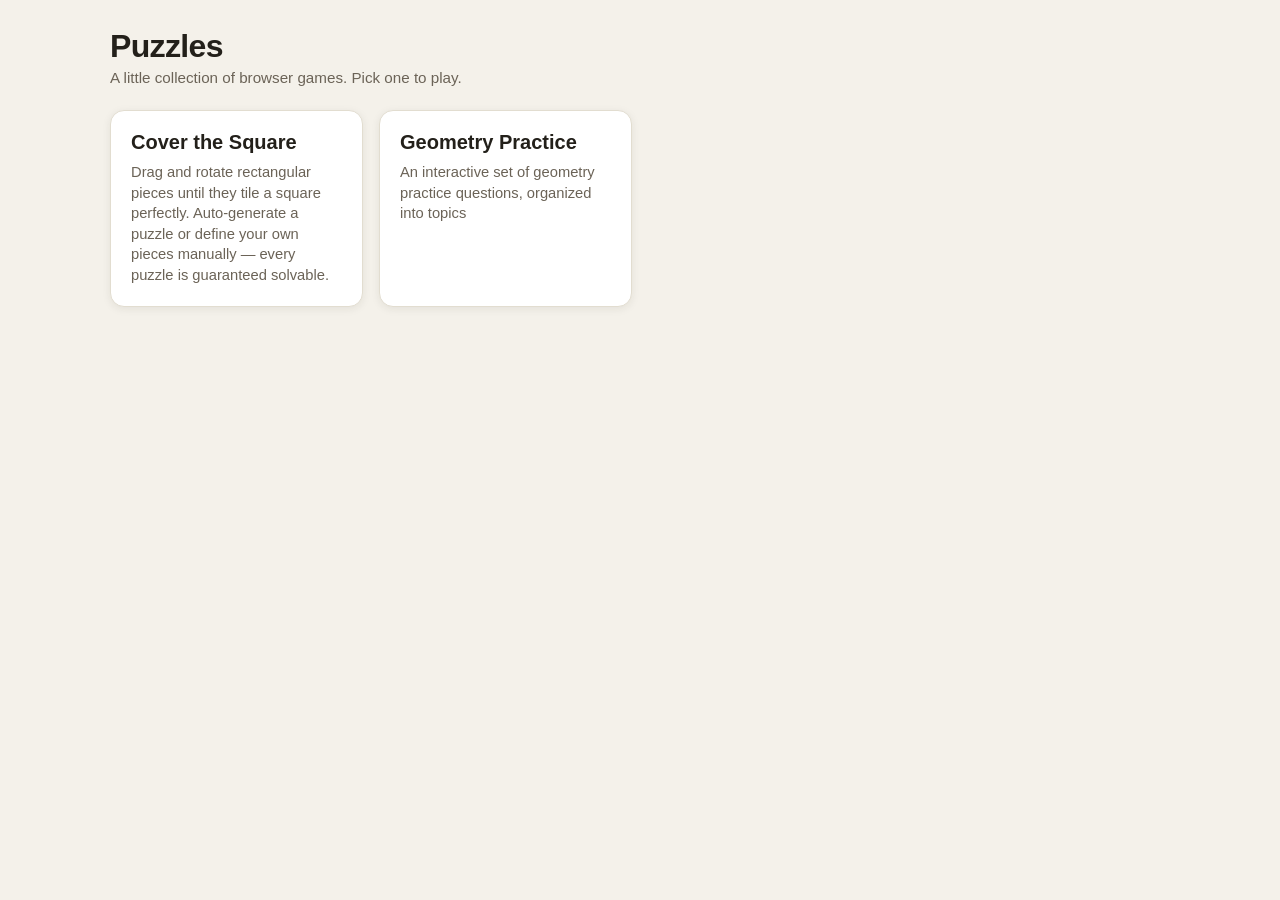
<file: index.html>
<!doctype html>
<html lang="en">
<head>
<meta charset="UTF-8">
<meta name="viewport" content="width=device-width, initial-scale=1.0">
<title>Puzzles</title>
<link rel="stylesheet" href="style.css">
</head>
<body>
<div class="app">
  <header>
    <h1>Puzzles</h1>
    <p class="subtitle">A little collection of browser games. Pick one to play.</p>
  </header>

  <section id="gameGrid" class="game-grid"></section>
  <p id="emptyMsg" class="empty-msg hidden">No games found yet.</p>
</div>
<script src="site.js"></script>
</body>
</html>
</file>
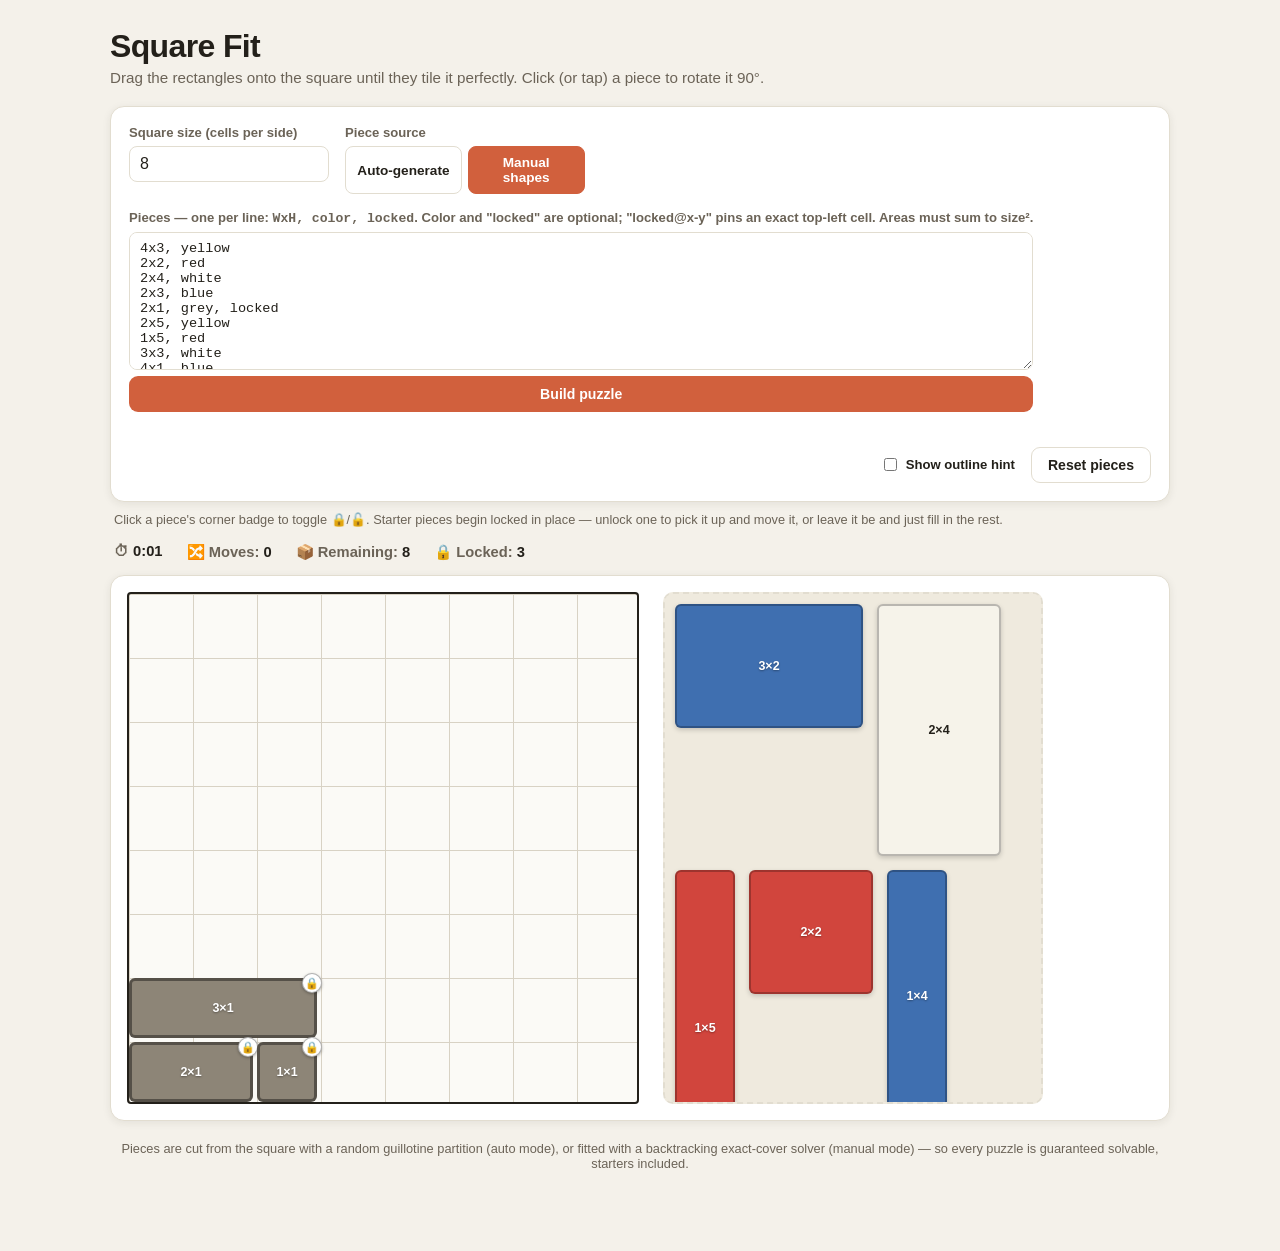
<file: square-fit-puzzle/index.html>
<!doctype html>
<html lang="en">
<head>
<meta charset="UTF-8">
<meta name="viewport" content="width=device-width, initial-scale=1.0">
<title>Square Fit — Rectangle Packing Puzzle</title>
<link rel="stylesheet" href="style.css">
</head>
<body>
<div class="app">
  <header>
    <h1>Square&nbsp;Fit</h1>
    <p class="subtitle">Drag the rectangles onto the square until they tile it perfectly. Click (or tap) a piece to rotate it 90°.</p>
  </header>

  <section class="controls">
    <div class="control-group">
      <label for="gridSize">Square size (cells per side)</label>
      <input type="number" id="gridSize" min="4" max="24" value="8">
    </div>

    <div class="control-group mode-group">
      <label>Piece source</label>
      <div class="mode-toggle">
        <button class="mode-btn" data-mode="auto" type="button">Auto-generate</button>
        <button class="mode-btn active" data-mode="manual" type="button">Manual shapes</button>
      </div>
    </div>

    <div class="control-group hidden" id="autoControls">
      <label for="pieceCount">Number of pieces: <span id="pieceCountVal">12</span></label>
      <input type="range" id="pieceCount" min="2" max="40" value="12">
      <label for="lockCount">Lock as starters: <span id="lockCountVal">0</span></label>
      <input type="range" id="lockCount" min="0" max="10" value="0">
      <button id="generateBtn" class="primary-btn" type="button">Generate puzzle</button>
    </div>

    <div class="control-group" id="manualControls">
      <label for="manualShapes">Pieces — one per line: <code>WxH, color, locked</code>. Color and "locked" are optional; "locked@x-y" pins an exact top-left cell. Areas must sum to size².</label>
      <textarea id="manualShapes" rows="8" placeholder="4x3, yellow&#10;2x2, red&#10;2x1, grey, locked"></textarea>
      <button id="buildBtn" class="primary-btn" type="button">Build puzzle</button>
      <div id="manualError" class="error-msg"></div>
    </div>

    <div class="control-group utility-group">
      <label class="checkbox-label"><input type="checkbox" id="hintToggle"> Show outline hint</label>
      <button id="resetBtn" class="secondary-btn" type="button">Reset pieces</button>
    </div>
  </section>
  <p class="legend-note">Click a piece's corner badge to toggle 🔒/🔓. Starter pieces begin locked in place — unlock one to pick it up and move it, or leave it be and just fill in the rest.</p>

  <section class="stats">
    <div>⏱ <span id="timer">0:00</span></div>
    <div>🔀 Moves: <span id="moves">0</span></div>
    <div>📦 Remaining: <span id="remaining">0</span></div>
    <div>🔒 Locked: <span id="lockedCount">0</span></div>
  </section>

  <section id="playfieldWrap" class="playfield-wrap">
    <div id="playfield" class="playfield">
      <div id="squareOuter" class="square-outer">
        <div id="square" class="square"></div>
        <div id="hintLayer" class="hint-layer"></div>
      </div>
      <div id="trayScroll" class="tray-scroll">
        <div id="trayContent" class="tray-content"></div>
      </div>
    </div>
  </section>

  <div id="winBanner" class="win-banner hidden">
    <div class="win-card">
      <h2>🎉 Perfect fit!</h2>
      <p id="winStats"></p>
      <button id="playAgainBtn" class="primary-btn" type="button">Play again</button>
    </div>
  </div>

  <footer>
    <p>Pieces are cut from the square with a random guillotine partition (auto mode), or fitted with a backtracking exact-cover solver (manual mode) — so every puzzle is guaranteed solvable, starters included.</p>
  </footer>
</div>
<script src="script.js"></script>
</body>
</html>
</file>
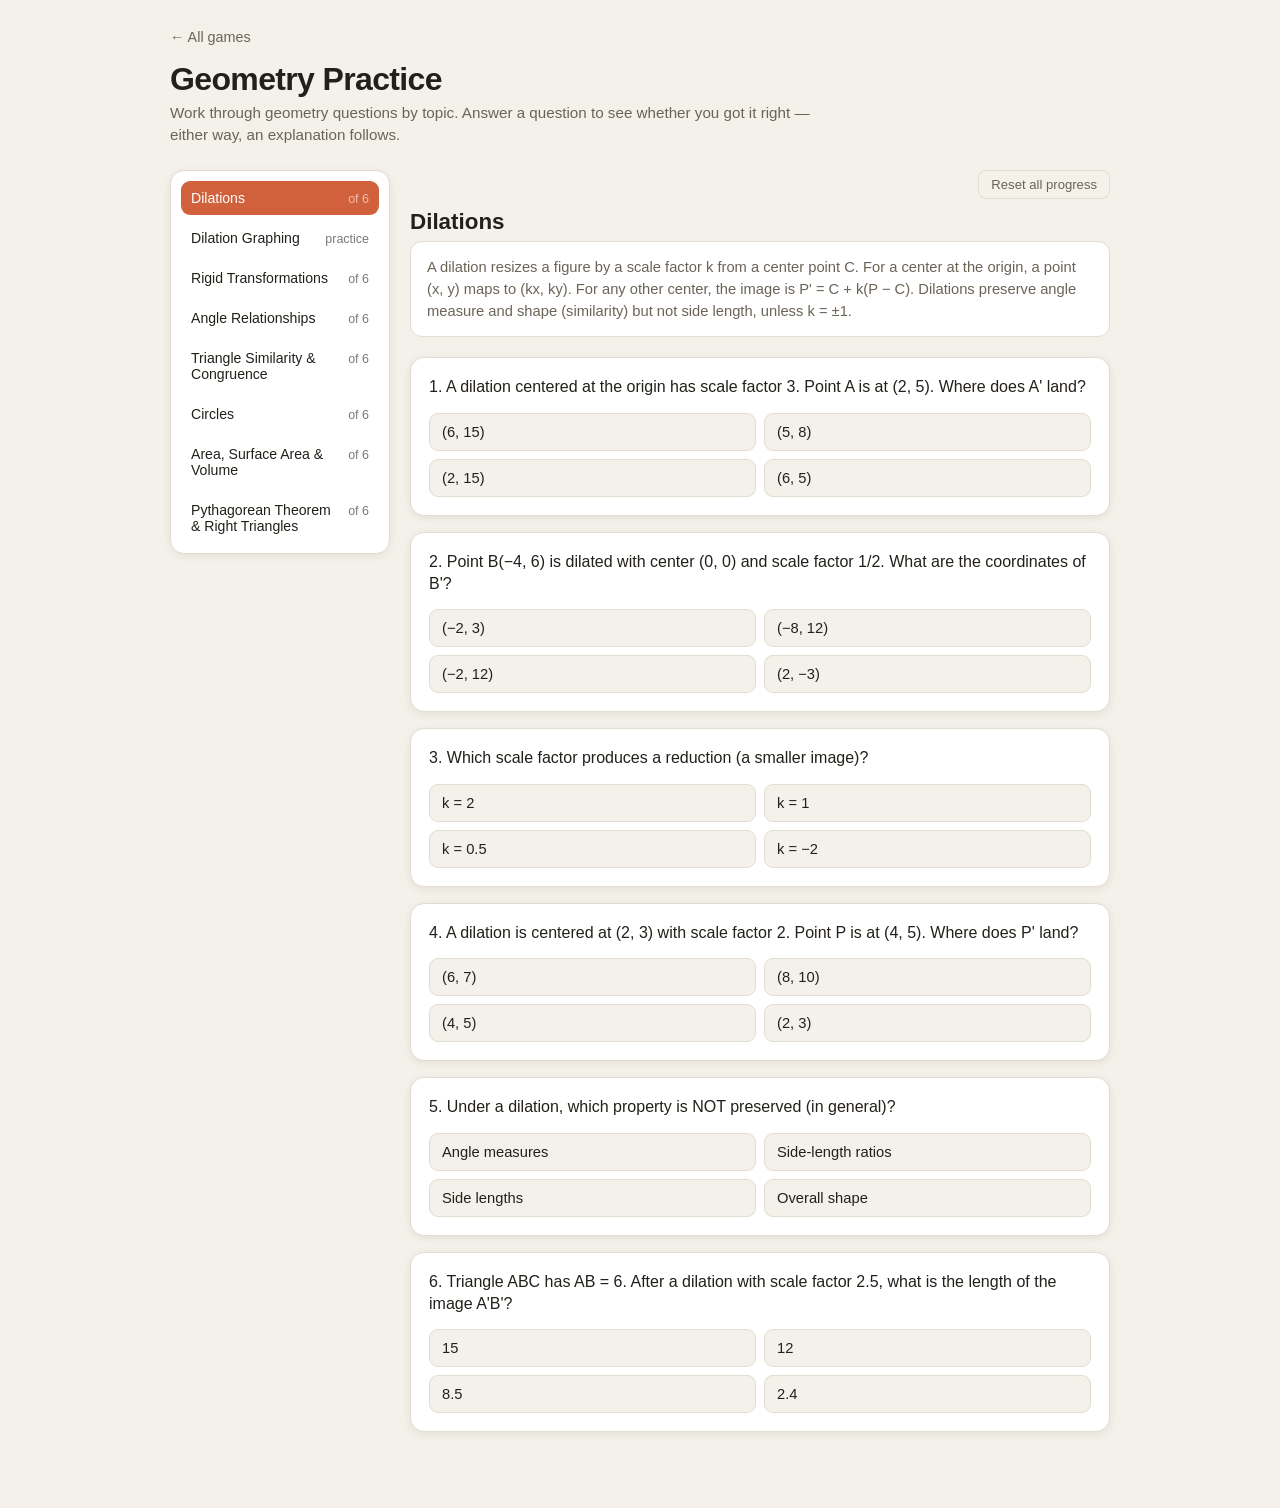
<file: games/geometry-practice/index.html>
<!doctype html>
<html lang="en">
<head>
<meta charset="UTF-8">
<meta name="viewport" content="width=device-width, initial-scale=1.0">
<title>Geometry Practice — Interactive Question Bank</title>
<link rel="stylesheet" href="style.css">
</head>
<body>
<div class="app">
  <a class="back-link" href="../../index.html">&larr; All games</a>
  <header>
    <h1>Geometry Practice</h1>
    <p class="subtitle">
      Work through geometry questions by topic. Answer a question to see
      whether you got it right — either way, an explanation follows.
    </p>
  </header>

  <div class="layout">
    <nav id="section-nav" class="section-nav" aria-label="Topics"></nav>

    <div class="quiz-panel">
      <div class="quiz-toolbar">
        <button id="reset-all" class="reset-btn">Reset all progress</button>
      </div>
      <main id="quiz-main"></main>
    </div>
  </div>
</div>
<script src="script.js"></script>
</body>
</html>
</file>
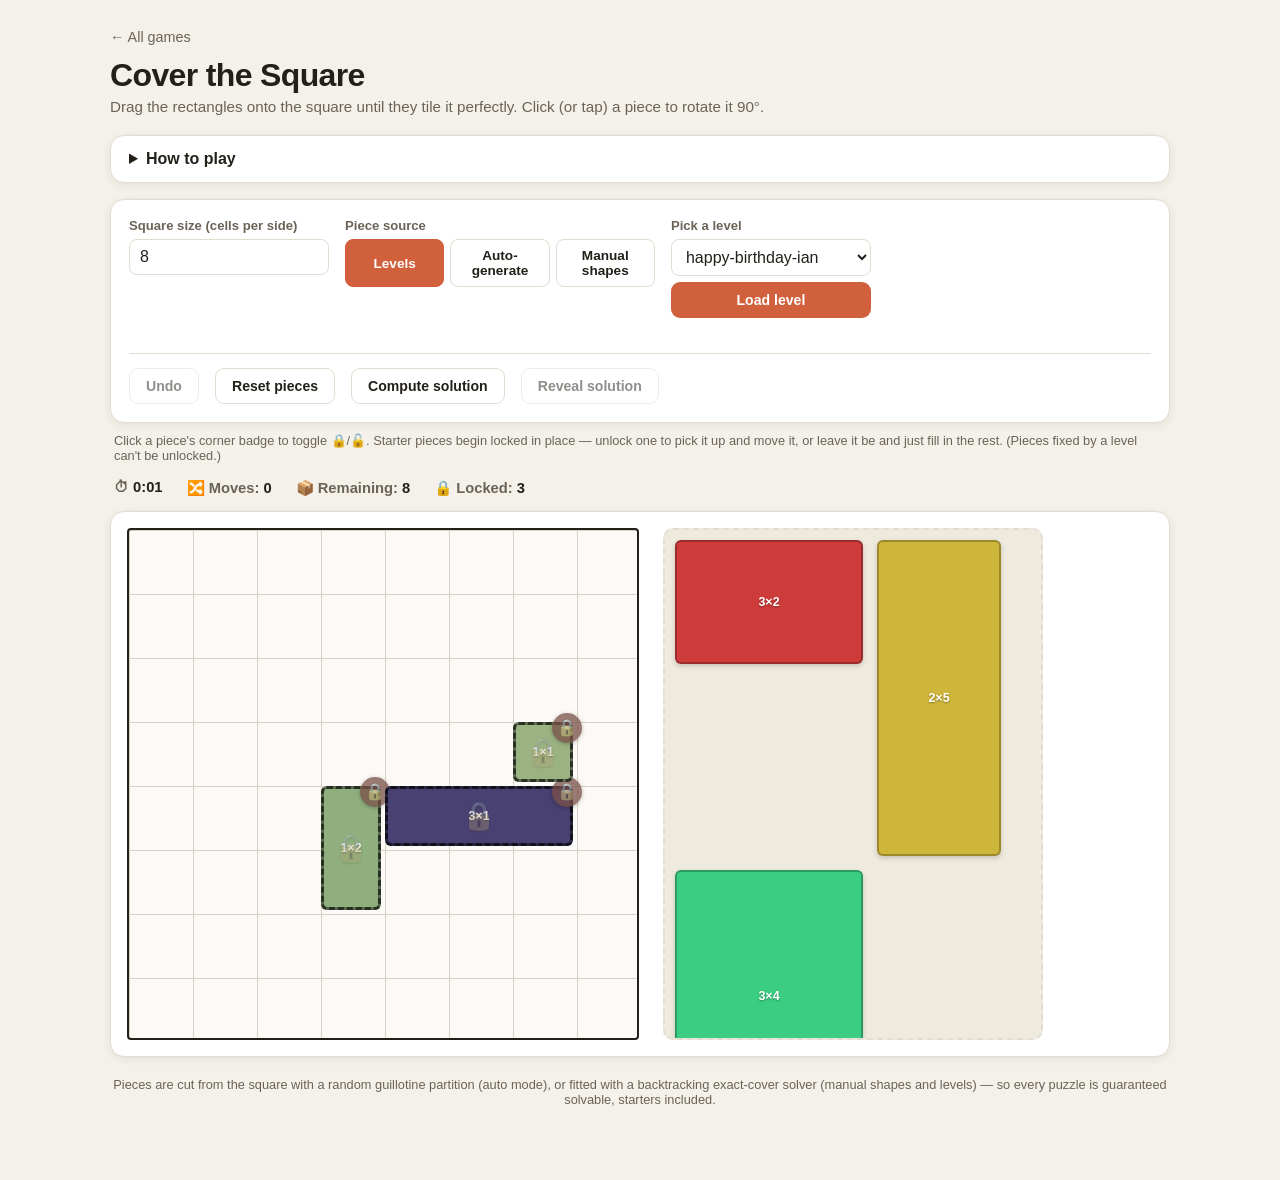
<file: games/square-fit-puzzle/index.html>
<!doctype html>
<html lang="en">
<head>
<meta charset="UTF-8">
<meta name="viewport" content="width=device-width, initial-scale=1.0">
<title>Cover the Square — Rectangle Packing Puzzle</title>
<link rel="stylesheet" href="style.css">
</head>
<body>
<div class="app">
  <a class="back-link" href="../../index.html">&larr; All games</a>
  <header>
    <h1>Cover the Square</h1>
    <p class="subtitle">Drag the rectangles onto the square until they tile it perfectly. Click (or tap) a piece to rotate it 90°.</p>
  </header>

  <details class="howto">
    <summary>How to play</summary>
    <div class="howto-body">
      <h3>Setup</h3>
      <ul>
        <li><strong>Square size</strong> — cells per side, up to 9.</li>
        <li><strong>Levels</strong> — pick a hand-designed puzzle from the list and load it. Levels live in this game's <code>levels/</code> and <code>piece-lists/</code> folders in the repo, if you want to add your own.</li>
        <li><strong>Auto-generate</strong> — pick a piece count (and how many start locked as "starters"), then Generate. Pieces are cut straight out of the square, so it's always solvable.</li>
        <li><strong>Manual shapes</strong> — type one piece per line: <code>h, w, locked</code>. "locked" is optional — colors are assigned automatically. Add <code>locked@x-y</code> instead of <code>locked</code> to pin a piece to an exact top-left cell (0-indexed). Piece areas must add up to size².</li>
      </ul>
      <h3>Playing</h3>
      <ul>
        <li>Drag a piece from the tray onto the grid — it snaps to the nearest cell.</li>
        <li>Click a piece without dragging it to rotate it 90°.</li>
        <li>Click a placed piece's corner badge to lock 🔒 or unlock 🔓 it, so it won't move by accident. Starter pieces from Auto-generate or Manual shapes begin locked — unlock one to pick it up. Pieces fixed by a level stay locked for good.</li>
        <li>Pieces in the tray can't overlap each other — dropping one on top of another snaps it back to where it started.</li>
        <li>Stuck? <strong>Compute solution</strong> checks whether the board is still solvable given whatever's currently locked, then <strong>Reveal solution</strong> shows where every remaining piece goes.</li>
      </ul>
      <p>Win by covering every cell of the square with no gaps or overlaps.</p>
    </div>
  </details>

  <section class="controls">
    <div class="controls-row">
      <div class="control-group">
        <label for="gridSize">Square size (cells per side)</label>
        <input type="number" id="gridSize" min="4" max="9" value="8">
      </div>

      <div class="control-group mode-group">
        <label>Piece source</label>
        <div class="mode-toggle">
          <button class="mode-btn active" data-mode="levels" type="button">Levels</button>
          <button class="mode-btn" data-mode="auto" type="button">Auto-generate</button>
          <button class="mode-btn" data-mode="manual" type="button">Manual shapes</button>
        </div>
      </div>

      <div class="control-group" id="levelControls">
        <label for="levelSelect">Pick a level</label>
        <select id="levelSelect"></select>
        <button id="loadLevelBtn" class="primary-btn" type="button">Load level</button>
        <div id="levelError" class="error-msg"></div>
      </div>

      <div class="control-group hidden" id="autoControls">
        <label for="pieceCount">Number of pieces: <span id="pieceCountVal">12</span></label>
        <input type="range" id="pieceCount" min="2" max="40" value="12">
        <label for="lockCount">Lock as starters: <span id="lockCountVal">0</span></label>
        <input type="range" id="lockCount" min="0" max="10" value="0">
        <button id="generateBtn" class="primary-btn" type="button">Generate puzzle</button>
      </div>

      <div class="control-group hidden" id="manualControls">
        <label for="manualShapes">Pieces — one per line: <code>h, w, locked</code>. "locked" is optional; "locked@x-y" pins an exact top-left cell. Areas must sum to size².</label>
        <div class="shapes-editor">
          <div id="manualHighlight" class="shapes-highlight" aria-hidden="true"></div>
          <textarea id="manualShapes" rows="8" spellcheck="false" placeholder="3, 4&#10;2, 2&#10;1, 2, locked"></textarea>
        </div>
        <div id="manualAreaInfo" class="area-info"></div>
        <button id="buildBtn" class="primary-btn" type="button">Build puzzle</button>
        <div id="manualError" class="error-msg"></div>
      </div>
    </div>

    <div class="controls-row actions-row">
      <button id="undoBtn" class="secondary-btn" type="button" disabled title="Feature brought to you by Annie You">Undo</button>
      <button id="resetBtn" class="secondary-btn" type="button">Reset pieces</button>
      <button id="computeBtn" class="secondary-btn" type="button">Compute solution</button>
      <button id="revealBtn" class="secondary-btn" type="button" disabled>Reveal solution</button>
      <span id="solveMsg" class="solve-msg"></span>
    </div>
  </section>
  <p class="legend-note">Click a piece's corner badge to toggle 🔒/🔓. Starter pieces begin locked in place — unlock one to pick it up and move it, or leave it be and just fill in the rest. (Pieces fixed by a level can't be unlocked.)</p>

  <section class="stats">
    <div>⏱ <span id="timer">0:00</span></div>
    <div>🔀 Moves: <span id="moves">0</span></div>
    <div>📦 Remaining: <span id="remaining">0</span></div>
    <div>🔒 Locked: <span id="lockedCount">0</span></div>
  </section>

  <section id="playfieldWrap" class="playfield-wrap">
    <div id="playfield" class="playfield">
      <div id="squareOuter" class="square-outer">
        <div id="square" class="square"></div>
        <div id="hintLayer" class="hint-layer"></div>
      </div>
      <div id="trayScroll" class="tray-scroll">
        <div id="trayContent" class="tray-content"></div>
      </div>
    </div>
  </section>

  <div id="winBanner" class="win-banner hidden">
    <div class="win-card">
      <h2>🎉 Perfect fit!</h2>
      <p id="winStats"></p>
      <button id="playAgainBtn" class="primary-btn" type="button">Play again</button>
    </div>
  </div>

  <footer>
    <p>Pieces are cut from the square with a random guillotine partition (auto mode), or fitted with a backtracking exact-cover solver (manual shapes and levels) — so every puzzle is guaranteed solvable, starters included.</p>
  </footer>
</div>
<script src="script.js"></script>
</body>
</html>
</file>
<file: style.css>
:root {
  color-scheme: light;
  --bg: #f4f1ea;
  --panel: #ffffff;
  --ink: #23201a;
  --muted: #6b6357;
  --accent: #d1603d;
  --accent-ink: #ffffff;
  --line: #e2ddd0;
  --shadow: 0 2px 8px rgba(35, 32, 26, 0.08);
}

* { box-sizing: border-box; }

body {
  margin: 0;
  background: var(--bg);
  color: var(--ink);
  font-family: -apple-system, BlinkMacSystemFont, "Segoe UI", Roboto, Helvetica, Arial, sans-serif;
}

.app {
  max-width: 1100px;
  margin: 0 auto;
  padding: 28px 20px 60px;
}

header h1 {
  margin: 0 0 4px;
  font-size: 2rem;
  letter-spacing: -0.02em;
}

.subtitle {
  margin: 0 0 24px;
  color: var(--muted);
  font-size: 0.95rem;
}

.game-grid {
  display: grid;
  grid-template-columns: repeat(auto-fill, minmax(220px, 1fr));
  gap: 16px;
}

.game-card {
  display: block;
  background: var(--panel);
  border: 1px solid var(--line);
  border-radius: 14px;
  padding: 20px;
  box-shadow: var(--shadow);
  text-decoration: none;
  color: inherit;
  transition: transform 0.12s ease, box-shadow 0.12s ease;
}

.game-card:hover {
  transform: translateY(-2px);
  box-shadow: 0 6px 16px rgba(35, 32, 26, 0.12);
  border-color: var(--accent);
}

.game-card h2 {
  margin: 0 0 8px;
  font-size: 1.25rem;
}

.game-card p {
  margin: 0;
  color: var(--muted);
  font-size: 0.92rem;
  line-height: 1.4;
}

.empty-msg {
  color: var(--muted);
}

.hidden {
  display: none;
}

/* Shared "back to games" link used on individual game pages */
.back-link {
  display: inline-flex;
  align-items: center;
  gap: 6px;
  margin-bottom: 16px;
  font-size: 0.9rem;
  color: var(--muted);
  text-decoration: none;
}

.back-link:hover {
  color: var(--accent);
}
</file>
<file: square-fit-puzzle/style.css>
:root {
  color-scheme: light;
  --bg: #f4f1ea;
  --panel: #ffffff;
  --ink: #23201a;
  --muted: #6b6357;
  --accent: #d1603d;
  --accent-ink: #ffffff;
  --line: #e2ddd0;
  --grid-line: #d8d2c4;
  --grid-bg: #fbfaf6;
  --tray-bg: #efeade;
  --good: #3f9142;
  --bad: #c1442d;
  --shadow: 0 2px 8px rgba(35, 32, 26, 0.08);
}

* { box-sizing: border-box; }

body {
  margin: 0;
  background: var(--bg);
  color: var(--ink);
  font-family: -apple-system, BlinkMacSystemFont, "Segoe UI", Roboto, Helvetica, Arial, sans-serif;
}

.app {
  max-width: 1100px;
  margin: 0 auto;
  padding: 28px 20px 60px;
}

header h1 {
  margin: 0 0 4px;
  font-size: 2rem;
  letter-spacing: -0.02em;
}

.subtitle {
  margin: 0 0 20px;
  color: var(--muted);
  font-size: 0.95rem;
}

.controls {
  display: flex;
  flex-wrap: wrap;
  gap: 16px;
  background: var(--panel);
  border: 1px solid var(--line);
  border-radius: 14px;
  padding: 18px;
  box-shadow: var(--shadow);
  margin-bottom: 16px;
}

.control-group {
  display: flex;
  flex-direction: column;
  gap: 6px;
  min-width: 200px;
}

.control-group.hidden { display: none; }

.utility-group {
  flex-direction: row;
  align-items: center;
  gap: 16px;
  margin-left: auto;
}

label {
  font-size: 0.82rem;
  font-weight: 600;
  color: var(--muted);
}

input[type="number"], textarea {
  font: inherit;
  padding: 8px 10px;
  border-radius: 8px;
  border: 1px solid var(--line);
  background: #fff;
  color: var(--ink);
}

textarea {
  resize: vertical;
  font-family: ui-monospace, SFMono-Regular, Menlo, monospace;
  font-size: 0.85rem;
}

input[type="range"] { accent-color: var(--accent); }

.mode-toggle { display: flex; gap: 6px; }

.mode-btn {
  flex: 1;
  padding: 8px 10px;
  border-radius: 8px;
  border: 1px solid var(--line);
  background: #fff;
  color: var(--ink);
  cursor: pointer;
  font-size: 0.85rem;
  font-weight: 600;
}

.mode-btn.active {
  background: var(--accent);
  border-color: var(--accent);
  color: var(--accent-ink);
}

.primary-btn, .secondary-btn {
  padding: 9px 16px;
  border-radius: 9px;
  border: 1px solid transparent;
  cursor: pointer;
  font-weight: 700;
  font-size: 0.88rem;
}

.primary-btn {
  background: var(--accent);
  color: var(--accent-ink);
}

.primary-btn:hover { filter: brightness(1.06); }

.secondary-btn {
  background: #fff;
  border-color: var(--line);
  color: var(--ink);
}

.secondary-btn:hover { background: var(--tray-bg); }

.checkbox-label {
  display: flex;
  align-items: center;
  gap: 6px;
  font-weight: 600;
  color: var(--ink);
  cursor: pointer;
}

.error-msg {
  color: var(--bad);
  font-size: 0.8rem;
  font-weight: 600;
  min-height: 1em;
}

.legend-note {
  margin: -6px 0 16px;
  color: var(--muted);
  font-size: 0.8rem;
  padding: 0 4px;
}

.stats {
  display: flex;
  gap: 24px;
  font-size: 0.92rem;
  font-weight: 600;
  color: var(--muted);
  margin-bottom: 14px;
  padding: 0 4px;
}

.stats span { color: var(--ink); }

.playfield-wrap {
  overflow-x: auto;
  background: var(--panel);
  border: 1px solid var(--line);
  border-radius: 14px;
  box-shadow: var(--shadow);
  padding: 16px;
}

.playfield {
  display: flex;
  align-items: flex-start;
  gap: 24px;
}

.square-outer {
  position: relative;
  flex: none;
}

.square {
  position: relative;
  background: var(--grid-bg);
  background-image:
    linear-gradient(to right, var(--grid-line) 1px, transparent 1px),
    linear-gradient(to bottom, var(--grid-line) 1px, transparent 1px);
  border: 2px solid var(--ink);
  border-radius: 4px;
}

.hint-layer {
  position: absolute;
  left: 0;
  top: 0;
  pointer-events: none;
}

.hint-rect {
  position: absolute;
  border: 2px dashed rgba(35, 32, 26, 0.55);
  border-radius: 2px;
}

.tray-scroll {
  flex: none;
  background: var(--tray-bg);
  border: 2px dashed var(--line);
  border-radius: 10px;
  overflow-y: auto;
  overflow-x: hidden;
}

.tray-content {
  position: relative;
  min-height: 100%;
}

.piece {
  position: absolute;
  display: flex;
  align-items: center;
  justify-content: center;
  border-radius: 6px;
  border: 2px solid rgba(0,0,0,0.25);
  font-weight: 700;
  font-size: 0.78rem;
  cursor: grab;
  user-select: none;
  touch-action: none;
  box-shadow: 0 2px 5px rgba(0,0,0,0.18);
}

.piece.dragging {
  cursor: grabbing;
  box-shadow: 0 8px 18px rgba(0,0,0,0.3);
}

.piece.valid-drop { outline: 3px solid var(--good); outline-offset: -3px; }
.piece.invalid-drop { outline: 3px solid var(--bad); outline-offset: -3px; filter: brightness(0.9); }
.piece.placed-piece { border-color: rgba(0,0,0,0.35); }

.piece.locked-piece {
  cursor: not-allowed;
  box-shadow: none;
}

.piece.starter-piece {
  border-style: solid;
  border-width: 3px;
  border-color: rgba(0,0,0,0.4);
}

.lock-badge {
  position: absolute;
  top: -8px;
  right: -8px;
  width: 20px;
  height: 20px;
  border-radius: 50%;
  border: 1px solid rgba(0,0,0,0.3);
  background: #fff;
  color: #23201a;
  font-size: 11px;
  line-height: 18px;
  text-align: center;
  padding: 0;
  cursor: pointer;
  box-shadow: 0 1px 3px rgba(0,0,0,0.3);
}

.lock-badge.static {
  cursor: default;
  background: #efeade;
}

.lock-badge.hidden { display: none; }

.win-banner {
  position: fixed;
  inset: 0;
  background: rgba(35, 32, 26, 0.45);
  display: flex;
  align-items: center;
  justify-content: center;
  z-index: 100;
}

.win-banner.hidden { display: none; }

.win-card {
  background: #fff;
  border-radius: 16px;
  padding: 32px 40px;
  text-align: center;
  box-shadow: 0 20px 50px rgba(0,0,0,0.3);
}

.win-card h2 { margin-top: 0; }

footer {
  margin-top: 20px;
  color: var(--muted);
  font-size: 0.8rem;
  text-align: center;
}

@media (prefers-color-scheme: dark) {
  :root {
    color-scheme: dark;
    --bg: #1c1a16;
    --panel: #24221c;
    --ink: #f1ede3;
    --muted: #a49c8b;
    --line: #3a362c;
    --grid-line: #3a362c;
    --grid-bg: #201e19;
    --tray-bg: #2c2921;
    --shadow: 0 2px 10px rgba(0,0,0,0.4);
  }
  input[type="number"], textarea, .mode-btn, .secondary-btn { background: #2c2921; color: var(--ink); }
  .win-card { background: #24221c; }
}
</file>
<file: games/geometry-practice/style.css>
:root {
  color-scheme: light;
  --bg: #f4f1ea;
  --panel: #ffffff;
  --ink: #23201a;
  --muted: #6b6357;
  --accent: #d1603d;
  --accent-ink: #ffffff;
  --line: #e2ddd0;
  --good: #3f9142;
  --good-bg: #eaf5ea;
  --bad: #c1442d;
  --bad-bg: #fbeae6;
  --shadow: 0 2px 8px rgba(35, 32, 26, 0.08);
}

* { box-sizing: border-box; }

body {
  margin: 0;
  background: var(--bg);
  color: var(--ink);
  font-family: -apple-system, BlinkMacSystemFont, "Segoe UI", Roboto, Helvetica, Arial, sans-serif;
}

.app {
  max-width: 980px;
  margin: 0 auto;
  padding: 28px 20px 60px;
}

.back-link {
  display: inline-flex;
  align-items: center;
  gap: 6px;
  margin-bottom: 16px;
  font-size: 0.9rem;
  color: var(--muted);
  text-decoration: none;
}

.back-link:hover {
  color: var(--accent);
}

header h1 {
  margin: 0 0 4px;
  font-size: 2rem;
  letter-spacing: -0.02em;
}

.subtitle {
  margin: 0 0 24px;
  color: var(--muted);
  font-size: 0.95rem;
  max-width: 640px;
  line-height: 1.45;
}

.layout {
  display: grid;
  grid-template-columns: 220px 1fr;
  gap: 20px;
  align-items: start;
}

@media (max-width: 720px) {
  .layout {
    grid-template-columns: 1fr;
  }
}

.section-nav {
  display: flex;
  flex-direction: column;
  gap: 6px;
  background: var(--panel);
  border: 1px solid var(--line);
  border-radius: 14px;
  padding: 10px;
  box-shadow: var(--shadow);
  position: sticky;
  top: 20px;
}

@media (max-width: 720px) {
  .section-nav {
    position: static;
    flex-direction: row;
    flex-wrap: wrap;
  }
}

.nav-item {
  display: flex;
  justify-content: space-between;
  align-items: baseline;
  gap: 8px;
  background: transparent;
  border: none;
  border-radius: 9px;
  padding: 9px 10px;
  font-size: 0.88rem;
  color: var(--ink);
  text-align: left;
  cursor: pointer;
  font-family: inherit;
}

.nav-item:hover {
  background: var(--bg);
}

.nav-item.active {
  background: var(--accent);
  color: var(--accent-ink);
}

.nav-title {
  font-weight: 500;
}

.nav-score {
  font-size: 0.78rem;
  color: inherit;
  opacity: 0.75;
  white-space: nowrap;
}

.nav-total {
  opacity: 0.8;
}

.quiz-panel {
  min-width: 0;
}

.quiz-toolbar {
  display: flex;
  justify-content: flex-end;
  margin-bottom: 10px;
}

.reset-btn {
  background: transparent;
  border: 1px solid var(--line);
  color: var(--muted);
  border-radius: 8px;
  padding: 6px 12px;
  font-size: 0.82rem;
  cursor: pointer;
  font-family: inherit;
}

.reset-btn:hover {
  border-color: var(--accent);
  color: var(--accent);
}

.section-header h2 {
  margin: 0 0 6px;
  font-size: 1.4rem;
}

.section-intro {
  margin: 0 0 20px;
  color: var(--muted);
  font-size: 0.92rem;
  line-height: 1.5;
  background: var(--panel);
  border: 1px solid var(--line);
  border-radius: 12px;
  padding: 14px 16px;
}

.q-card {
  background: var(--panel);
  border: 1px solid var(--line);
  border-radius: 14px;
  padding: 18px;
  margin-bottom: 16px;
  box-shadow: var(--shadow);
}

.q-prompt {
  font-size: 1rem;
  font-weight: 500;
  margin-bottom: 14px;
  line-height: 1.4;
}

.q-choices {
  display: grid;
  grid-template-columns: repeat(2, 1fr);
  gap: 8px;
}

@media (max-width: 480px) {
  .q-choices {
    grid-template-columns: 1fr;
  }
}

.q-choice {
  background: var(--bg);
  border: 1px solid var(--line);
  border-radius: 9px;
  padding: 10px 12px;
  font-size: 0.92rem;
  color: var(--ink);
  cursor: pointer;
  text-align: left;
  font-family: inherit;
}

.q-choice:hover:not(:disabled) {
  border-color: var(--accent);
}

.q-choice:disabled {
  cursor: default;
}

.q-choice.is-correct {
  background: var(--good-bg);
  border-color: var(--good);
  color: var(--good);
  font-weight: 500;
}

.q-choice.is-wrong {
  background: var(--bad-bg);
  border-color: var(--bad);
  color: var(--bad);
}

.q-feedback {
  margin-top: 14px;
  padding: 12px 14px;
  border-radius: 10px;
  border: 1px solid var(--line);
}

.q-feedback.is-correct {
  background: var(--good-bg);
}

.q-feedback.is-wrong {
  background: var(--bad-bg);
}

.q-verdict {
  font-weight: 600;
  margin-bottom: 6px;
}

.q-feedback.is-correct .q-verdict {
  color: var(--good);
}

.q-feedback.is-wrong .q-verdict {
  color: var(--bad);
}

.q-explanation {
  margin: 0 0 10px;
  color: var(--ink);
  font-size: 0.9rem;
  line-height: 1.5;
}

.retry-btn {
  background: transparent;
  border: 1px solid var(--line);
  border-radius: 8px;
  padding: 5px 10px;
  font-size: 0.8rem;
  color: var(--muted);
  cursor: pointer;
  font-family: inherit;
}

.retry-btn:hover {
  border-color: var(--accent);
  color: var(--accent);
}

.plot-wrap {
  margin: 4px 0 12px;
  background: var(--bg);
  border: 1px solid var(--line);
  border-radius: 10px;
  padding: 12px;
  overflow-x: auto;
}

.dilation-plot {
  display: block;
  margin: 0 auto;
  max-width: 100%;
  height: auto;
}

.plot-grid {
  stroke: var(--line);
  stroke-width: 1;
}

.plot-axis {
  stroke: var(--muted);
  stroke-width: 1.5;
}

.plot-polygon {
  fill: none;
  stroke-width: 2;
}

.plot-polygon-original {
  stroke: var(--ink);
  fill: rgba(35, 32, 26, 0.06);
}

.plot-polygon-ref {
  stroke: var(--good);
  stroke-dasharray: 5 4;
  fill: none;
}

.plot-polygon-correct {
  stroke: var(--good);
  fill: rgba(63, 145, 66, 0.12);
}

.plot-polygon-wrong {
  stroke: var(--bad);
  fill: rgba(193, 68, 45, 0.1);
}

.plot-point.plot-original {
  fill: var(--ink);
}

.plot-point.plot-correct {
  fill: var(--good);
}

.plot-point.plot-wrong {
  fill: var(--bad);
}

.plot-center line {
  stroke: var(--muted);
  stroke-width: 1.5;
}

.plot-center text {
  fill: var(--muted);
  font-size: 11px;
}

.plot-label {
  font-size: 12px;
  fill: var(--ink);
}

.plot-label-correct {
  fill: var(--good);
}

.plot-label-wrong {
  fill: var(--bad);
}

.generator-toolbar {
  display: flex;
  align-items: center;
  gap: 12px;
  margin-bottom: 12px;
}

.new-shape-btn {
  background: var(--accent);
  color: var(--accent-ink);
  border: none;
  border-radius: 8px;
  padding: 8px 16px;
  font-size: 0.88rem;
  font-weight: 500;
  cursor: pointer;
  font-family: inherit;
}

.new-shape-btn:hover {
  opacity: 0.92;
}

.generator-stats {
  font-size: 0.85rem;
  color: var(--muted);
}

.vertex-input-list {
  display: flex;
  flex-direction: column;
  gap: 8px;
  margin-bottom: 14px;
}

.point-input-row {
  display: flex;
  align-items: center;
  gap: 6px;
  font-size: 0.92rem;
  flex-wrap: wrap;
}

.point-input {
  width: 66px;
  padding: 7px 8px;
  border: 1px solid var(--line);
  border-radius: 8px;
  font-size: 0.92rem;
  font-family: inherit;
  background: var(--bg);
  color: var(--ink);
}

.point-input:focus {
  outline: none;
  border-color: var(--accent);
}

.point-input-row.is-correct .point-input {
  border-color: var(--good);
  color: var(--good);
}

.point-input-row.is-wrong .point-input {
  border-color: var(--bad);
  color: var(--bad);
}

.vertex-input-list.needs-input .point-input {
  border-color: var(--bad);
}

.point-submit-btn {
  background: var(--accent);
  color: var(--accent-ink);
  border: none;
  border-radius: 8px;
  padding: 9px 16px;
  font-size: 0.88rem;
  font-weight: 500;
  cursor: pointer;
  font-family: inherit;
}

.point-submit-btn:hover {
  opacity: 0.92;
}
</file>
<file: games/square-fit-puzzle/style.css>
:root {
  color-scheme: light;
  --bg: #f4f1ea;
  --panel: #ffffff;
  --ink: #23201a;
  --muted: #6b6357;
  --accent: #d1603d;
  --accent-ink: #ffffff;
  --line: #e2ddd0;
  --grid-line: #d8d2c4;
  --grid-bg: #fbfaf6;
  --tray-bg: #efeade;
  --good: #3f9142;
  --bad: #c1442d;
  --shadow: 0 2px 8px rgba(35, 32, 26, 0.08);
  --hint-border: rgba(35, 32, 26, 0.6);
}

* { box-sizing: border-box; }

body {
  margin: 0;
  background: var(--bg);
  color: var(--ink);
  font-family: -apple-system, BlinkMacSystemFont, "Segoe UI", Roboto, Helvetica, Arial, sans-serif;
}

.app {
  max-width: 1100px;
  margin: 0 auto;
  padding: 28px 20px 60px;
}

.back-link {
  display: inline-flex;
  align-items: center;
  gap: 6px;
  margin-bottom: 12px;
  font-size: 0.9rem;
  color: var(--muted);
  text-decoration: none;
}

.back-link:hover {
  color: var(--accent);
}

.howto {
  background: var(--panel);
  border: 1px solid var(--line);
  border-radius: 14px;
  padding: 14px 18px;
  margin-bottom: 16px;
  box-shadow: var(--shadow);
}

.howto summary {
  cursor: pointer;
  font-weight: 700;
  font-size: 1rem;
}

.howto-body {
  margin-top: 10px;
  color: var(--ink);
  font-size: 0.9rem;
  line-height: 1.5;
}

.howto-body h3 {
  margin: 12px 0 4px;
  font-size: 0.78rem;
  text-transform: uppercase;
  letter-spacing: 0.04em;
  color: var(--muted);
}

.howto-body h3:first-child { margin-top: 0; }

.howto-body ul {
  margin: 0 0 4px 18px;
  padding: 0;
}

.howto-body li { margin-bottom: 4px; }

.howto-body code {
  background: var(--tray-bg);
  padding: 1px 5px;
  border-radius: 4px;
  font-family: ui-monospace, SFMono-Regular, Menlo, monospace;
  font-size: 0.85em;
}

header h1 {
  margin: 0 0 4px;
  font-size: 2rem;
  letter-spacing: -0.02em;
}

.subtitle {
  margin: 0 0 20px;
  color: var(--muted);
  font-size: 0.95rem;
}

.controls {
  display: flex;
  flex-direction: column;
  gap: 16px;
  background: var(--panel);
  border: 1px solid var(--line);
  border-radius: 14px;
  padding: 18px;
  box-shadow: var(--shadow);
  margin-bottom: 16px;
}

.controls-row {
  display: flex;
  flex-wrap: wrap;
  gap: 16px;
}

.actions-row {
  align-items: center;
  padding-top: 14px;
  border-top: 1px solid var(--line);
}

.control-group {
  display: flex;
  flex-direction: column;
  gap: 6px;
  min-width: 200px;
}

.control-group.hidden { display: none; }

label {
  font-size: 0.82rem;
  font-weight: 600;
  color: var(--muted);
}

input[type="number"], textarea, select {
  font: inherit;
  padding: 8px 10px;
  border-radius: 8px;
  border: 1px solid var(--line);
  background: #fff;
  color: var(--ink);
}

select { cursor: pointer; }

textarea {
  resize: vertical;
  font-family: ui-monospace, SFMono-Regular, Menlo, monospace;
  font-size: 0.85rem;
  line-height: 1.4;
}

.shapes-editor {
  position: relative;
}

.shapes-editor textarea {
  position: relative;
  z-index: 1;
  background: transparent;
  width: 100%;
  display: block;
}

.shapes-highlight {
  position: absolute;
  inset: 0;
  margin: 0;
  padding: 8px 10px;
  border: 1px solid transparent;
  border-radius: 8px;
  box-sizing: border-box;
  font-family: ui-monospace, SFMono-Regular, Menlo, monospace;
  font-size: 0.85rem;
  line-height: 1.4;
  white-space: pre-wrap;
  word-wrap: break-word;
  overflow: hidden;
  color: transparent;
  pointer-events: none;
}

.bad-line {
  background: rgba(193, 68, 45, 0.28);
  border-radius: 2px;
}

.area-info {
  font-size: 0.8rem;
  font-weight: 600;
  color: var(--muted);
}

.area-info.area-ok { color: var(--good); }
.area-info.area-over { color: var(--bad); }

input[type="range"] { accent-color: var(--accent); }

.mode-toggle { display: flex; gap: 6px; }

.mode-btn {
  flex: 1;
  padding: 8px 10px;
  border-radius: 8px;
  border: 1px solid var(--line);
  background: #fff;
  color: var(--ink);
  cursor: pointer;
  font-size: 0.85rem;
  font-weight: 600;
}

.mode-btn.active {
  background: var(--accent);
  border-color: var(--accent);
  color: var(--accent-ink);
}

.primary-btn, .secondary-btn {
  padding: 9px 16px;
  border-radius: 9px;
  border: 1px solid transparent;
  cursor: pointer;
  font-weight: 700;
  font-size: 0.88rem;
}

.primary-btn {
  background: var(--accent);
  color: var(--accent-ink);
}

.primary-btn:hover { filter: brightness(1.06); }

.secondary-btn {
  background: #fff;
  border-color: var(--line);
  color: var(--ink);
}

.secondary-btn:hover { background: var(--tray-bg); }

.primary-btn:disabled, .secondary-btn:disabled {
  opacity: 0.5;
  cursor: not-allowed;
}
.secondary-btn:disabled:hover { background: #fff; }

.secondary-btn.active {
  background: var(--accent);
  border-color: var(--accent);
  color: var(--accent-ink);
}

.solve-msg {
  font-size: 0.82rem;
  font-weight: 600;
  color: var(--muted);
}

.solve-msg.solve-fail { color: var(--bad); }

.checkbox-label {
  display: flex;
  align-items: center;
  gap: 6px;
  font-weight: 600;
  color: var(--ink);
  cursor: pointer;
}

.error-msg {
  color: var(--bad);
  font-size: 0.8rem;
  font-weight: 600;
  min-height: 1em;
}

.legend-note {
  margin: -6px 0 16px;
  color: var(--muted);
  font-size: 0.8rem;
  padding: 0 4px;
}

.stats {
  display: flex;
  gap: 24px;
  font-size: 0.92rem;
  font-weight: 600;
  color: var(--muted);
  margin-bottom: 14px;
  padding: 0 4px;
}

.stats span { color: var(--ink); }

.playfield-wrap {
  overflow-x: auto;
  background: var(--panel);
  border: 1px solid var(--line);
  border-radius: 14px;
  box-shadow: var(--shadow);
  padding: 16px;
}

.playfield {
  display: flex;
  align-items: flex-start;
  gap: 24px;
}

.square-outer {
  position: relative;
  flex: none;
}

.square {
  position: relative;
  background: var(--grid-bg);
  background-image:
    linear-gradient(to right, var(--grid-line) 1px, transparent 1px),
    linear-gradient(to bottom, var(--grid-line) 1px, transparent 1px);
  border: 2px solid var(--ink);
  border-radius: 4px;
}

.hint-layer {
  position: absolute;
  left: 0;
  top: 0;
  pointer-events: none;
}

.hint-rect {
  position: absolute;
  border: 2px dashed var(--hint-border);
  border-radius: 2px;
}

.tray-scroll {
  flex: none;
  background: var(--tray-bg);
  border: 2px dashed var(--line);
  border-radius: 10px;
  overflow-y: auto;
  overflow-x: hidden;
}

.tray-content {
  position: relative;
  min-height: 100%;
}

.piece {
  position: absolute;
  display: flex;
  align-items: center;
  justify-content: center;
  border-radius: 6px;
  border: 2px solid rgba(0,0,0,0.25);
  font-weight: 700;
  font-size: 0.78rem;
  cursor: grab;
  user-select: none;
  touch-action: none;
  box-shadow: 0 2px 5px rgba(0,0,0,0.18);
}

.piece.dragging {
  cursor: grabbing;
  box-shadow: 0 8px 18px rgba(0,0,0,0.3);
}

.piece.valid-drop { outline: 3px solid var(--good); outline-offset: -3px; }
.piece.invalid-drop { outline: 3px solid var(--bad); outline-offset: -3px; filter: brightness(0.9); }
.piece.placed-piece { border-color: rgba(0,0,0,0.35); }

.piece.locked-piece {
  cursor: not-allowed;
  box-shadow: none;
  filter: saturate(0.35) brightness(0.94);
  outline: 3px dashed rgba(0,0,0,0.55);
  outline-offset: -3px;
}

.piece.locked-piece::after {
  content: "🔒";
  position: absolute;
  inset: 0;
  display: flex;
  align-items: center;
  justify-content: center;
  font-size: 1.7rem;
  opacity: 0.32;
  pointer-events: none;
}

.piece.starter-piece {
  border-style: solid;
  border-width: 3px;
  border-color: rgba(0,0,0,0.4);
}

.lock-badge {
  position: absolute;
  top: -12px;
  right: -12px;
  width: 30px;
  height: 30px;
  border-radius: 50%;
  border: 2px solid rgba(0,0,0,0.35);
  background: #fff;
  color: #23201a;
  font-size: 16px;
  line-height: 26px;
  text-align: center;
  padding: 0;
  cursor: pointer;
  box-shadow: 0 1px 4px rgba(0,0,0,0.35);
  z-index: 1;
}

.lock-badge.hidden { display: none; }

.lock-badge.lock-badge-locked {
  background: var(--bad);
  border-color: var(--bad);
  color: #fff;
}

.lock-badge.lock-badge-unlocked {
  background: var(--good);
  border-color: var(--good);
  color: #fff;
}

.lock-badge:disabled {
  cursor: not-allowed;
  opacity: 0.75;
}

.win-banner {
  position: fixed;
  inset: 0;
  background: rgba(35, 32, 26, 0.45);
  display: flex;
  align-items: center;
  justify-content: center;
  z-index: 100;
}

.win-banner.hidden { display: none; }

.win-card {
  background: #fff;
  border-radius: 16px;
  padding: 32px 40px;
  text-align: center;
  box-shadow: 0 20px 50px rgba(0,0,0,0.3);
}

.win-card h2 { margin-top: 0; }

footer {
  margin-top: 20px;
  color: var(--muted);
  font-size: 0.8rem;
  text-align: center;
}

@media (prefers-color-scheme: dark) {
  :root {
    color-scheme: dark;
    --bg: #1c1a16;
    --panel: #24221c;
    --ink: #f1ede3;
    --muted: #a49c8b;
    --line: #3a362c;
    --grid-line: #3a362c;
    --grid-bg: #201e19;
    --tray-bg: #2c2921;
    --shadow: 0 2px 10px rgba(0,0,0,0.4);
    --hint-border: rgba(241, 237, 227, 0.65);
  }
  input[type="number"], textarea, select, .mode-btn, .secondary-btn { background: #2c2921; color: var(--ink); }
  .win-card { background: #24221c; }
}
</file>
